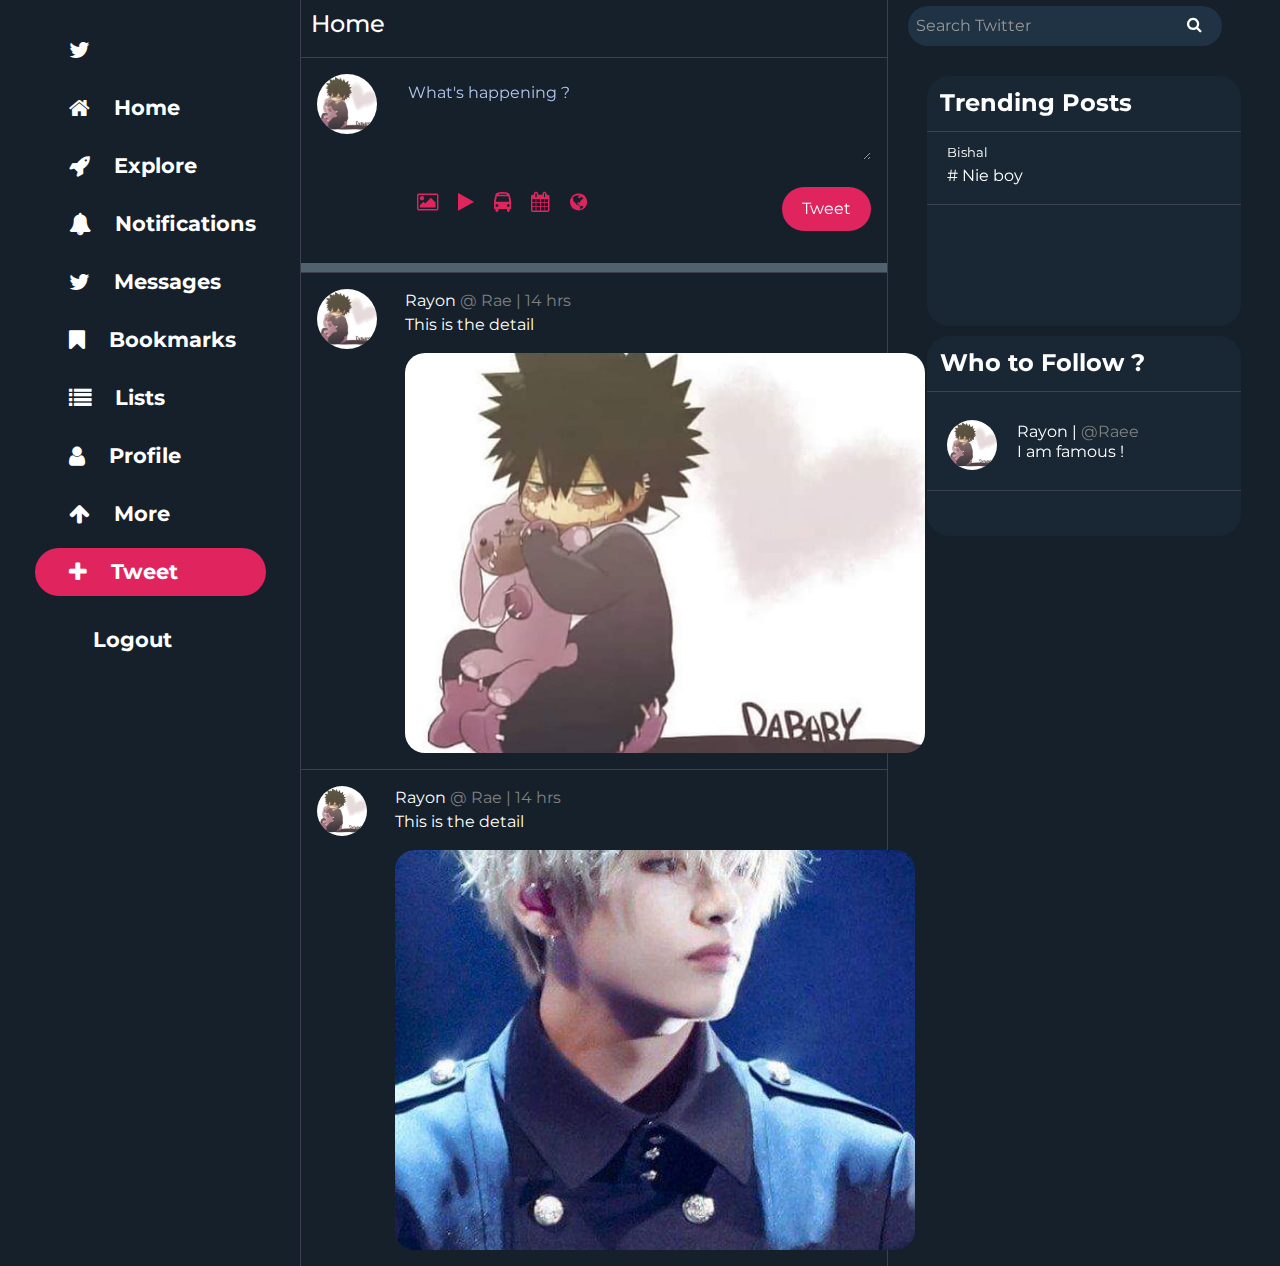
<file: index.html>
<!DOCTYPE html>
<html>
<head>
	<meta charset="utf-8">
	<meta name="viewport" content="width=device-width, initial-scale=1">

	<title>home </title>
	<link rel="stylesheet" href="https://maxcdn.bootstrapcdn.com/bootstrap/4.0.0/css/bootstrap.min.css" integrity="sha384-Gn5384xqQ1aoWXA+058RXPxPg6fy4IWvTNh0E263XmFcJlSAwiGgFAW/dAiS6JXm" crossorigin="anonymous">
	<link rel="stylesheet" href="https://cdnjs.cloudflare.com/ajax/libs/font-awesome/4.7.0/css/font-awesome.min.css">
	<link rel="stylesheet" type="text/css" href="index.css">
</head>
<body>
   
	<div class="nav" id="nav">
		<ul class="navbar-nav">
			<li><a href="#">
				<i class="fa fa-twitter"></i><span class="link-text close" onclick="closeNav()">X</span>
			</a></li>
			<li><a href="#"><i class="fa fa-home"></i><span class="link-text">Home</span></a></li>
			<li><a href="#"><i class="fa fa-rocket"></i><span>Explore</span class="link-text"></a></li>
			<li><a href="#"><i class="fa fa-bell"></i><span class="link-text">Notifications</span></a></li>
			<li><a href="#"><i class="fa fa-twitter"></i><span class="link-text">Messages</span></a></li>
			<li><a href="#"><i class="fa fa-bookmark"></i><span class="link-text">Bookmarks</span></a></li>
			<li><a href="#"><i class="fa fa-list"></i><span class="link-text">Lists</span></a></li>
			<li><a href="#"><i class="fa fa-user"></i><span class="link-text">Profile</span></a></li>
			<li><a href="#"><i class="fa fa-arrow-up"></i><span class="link-text">More</span></a></li>
			<li class="link-tweets"><a href="#"><i class="fa fa-plus"></i><span class="link-text">Tweet</span></a></li>
			<li><a href="#"><i class="fa fa-delete"></i><span class="link-text">Logout</span></a></li>
		</ul>		
	</div>



 <div class="second" id="second">

		 <div class="second-tweet">
		 	  <div class="tweet-header">
        		<h4>Home</h4>
				<button class="btns" onclick="openNav()">☰ </button>
     		 </div>

     	
     		 <div class="add-tweet">
     		 	<span class="add-tweet-image">
     		 		<a href="#"><img src="dabi.jpg" class="rounded-circle profile-image" width="60px" height="60px" ></a>
     		 	</span>
     		 	<div class="add-tweet-input">
     		 		<div>
                        <textarea type="text" rows="3" cols="50"  placeholder =" What's happening ?"></textarea>
     		 		</div>
     		 		<div>
     		 			<ul class="add-tweet-icon">
						  <div class="add-icon">
     		 				<li class="side-icon"><i class="fa fa-image"></i></li>
     		 				<li class="side-icon"><i class="fa fa-play"></i></li>
                              <li class="side-icon"><i class="fa fa-bus"></i></li>
                              <li class="side-icon"><i class="fa fa-calendar"></i></li>
     		 				<li class="side-icon"><i class="fa fa-globe"></i></li>
							</div>
							
							  <li class="link-tweet"><span>Tweet</span></li>
     		 			</ul>
						
     		 		</div>
     		 	</div>
     		 </div>
     		
     		 	<div class="actual-tweet">
	     		 	<span class="add-tweet-image">
	     		 		<a href="#"><img src="dabi.jpg" class="rounded-circle profile-image" width="60px" height="60px" ></a>
	     		 	</span>
	     		 		<div class="tweet-content">
	     		 			<a href="#">Rayon</a> <span class="side-name">@ Rae | 14 hrs </span>
	     		 			<p>This is the detail</p>
	     		 			<img src="dabi.jpg" class="image">
	     		 		</div>
	     		 		
     		 	</div>
     		
     		 	<div class="actual-tweet">
	     		 	<span class="add-tweet-image">
	     		 		<a href="#"><img src="dabi.jpg" class="rounded-circle profile-image" width="50px" height="50px" ></a>
	     		 	</span>
	     		 		<div class="tweet-content">
	     		 			<a href="#">Rayon</a> <span class="side-name">@ Rae | 14 hrs </span>
	     		 			<p>This is the detail</p>
	     		 			<img src="v.jpg" class="image" >
	     		 		</div>
	     		 		
     		 	</div>
     		</div>
		 	

		 

		

		 <div class="second-trend">
		 	<div class="search">
		 		<i class="fa fa-search searchicon"></i>
		 		<input type="text" id="search-bar" placeholder="Search Twitter">
		 	</div>
		 	<div class="trend">
   				<h4 class="h4-title">Trending Posts</h4>
            <div class="trend-div">
   			 	<div class="left-20"> 
    			<a href="#"><small class="trend-title">Bishal</small></a>
      			<a href="#">
       			<p class="trend-list"># Nie boy</p>
     		    </a>
				</div>
            </div>
   			</div>
		    <div class="follow">
    			<h4 class="h4-title">Who to Follow ?</h4>
     
    			<span class="trendlist">
	   				<span><a href='#'><img src="dabi.jpg" class="rounded-circle profile-image" width="50px" height="50px"></a></span>
		   				<span class="left-20">
		     				<a href='#'>
		       					<p class="user-list">Rayon | <span class="side-name">@Raee</span></p>
		      				</a>
		           			<span class="follow-line"> I am famous !</span>
		    			</span>
				</span>
      		</div>
		 </div>
	
		 <div class="bottom-menu">
			<ul>
				<li><i class="fa fa-home" style="color: var(--red);"></i></li>
				<li><i class="fa fa-search"></i></li>
				<li><i class="fa fa-user"></i></li>
				<li><i class="fa fa-bell"></i></li>
			</ul>
		</div>


</div> 

<script src="https://ajax.googleapis.com/ajax/libs/jquery/3.5.1/jquery.min.js"></script>

<script src="https://cdnjs.cloudflare.com/ajax/libs/popper.js/1.12.9/umd/popper.min.js" integrity="sha384-ApNbgh9B+Y1QKtv3Rn7W3mgPxhU9K/ScQsAP7hUibX39j7fakFPskvXusvfa0b4Q" crossorigin="anonymous"></script>
<script src="https://maxcdn.bootstrapcdn.com/bootstrap/4.0.0/js/bootstrap.min.js" integrity="sha384-JZR6Spejh4U02d8jOt6vLEHfe/JQGiRRSQQxSfFWpi1MquVdAyjUar5+76PVCmYl" crossorigin="anonymous"></script>

 
<script src="home.js"></script>
</body>
</html>
</file>
<file: index.css>
@import url("https://fonts.googleapis.com/css2?family=Flamenco&family=Montserrat&display=swap");

:root {
  --black: #15202b;
  --white: white;
  --text: white;
  --flamenco: "Flamenco", cursive;
  --monst: "Montserrat", sans-serif;
  --trend: rgb(25, 39, 52);
  --light-gray: lightgray;
  --border: rgb(62, 64, 82);
  --info: lightgray;
  --red: #e0245e;
  --text-color: var(--text);
  --background: var(--black);
}
.lightmode {
  --white: white;
  --text: black;
  --trend: #f5f8fa;
  --border: lightgray;
  --info: gray;
  --text-color: var(--text);
  --background: var(--white);
}
* {
  margin: 0;
  padding: 0;
  box-sizing: border-box;
}
#nav::-webkit-scrollbar {
  width: 5px;
}

/* Track */
#nav::-webkit-scrollbar-track {
  background: var(--border);
}

/* Handle */
#nav::-webkit-scrollbar-thumb {
  background: rgb(136, 136, 136);
}

/* Handle on hover */
#nav::-webkit-scrollbar-thumb:hover {
  background: #555;
}
a {
  text-decoration: none;
  color: var(--text-color);
}
a:hover {
  color: var(--text-color);
  text-decoration: none;
}
ul {
  list-style: none;
}
body {
  background-color: var(--background);
  color: var(--text-color);
  font-size: 1rem;
  font-family: var(--monst);
  overflow-x: hidden;
}
#nav::-webkit-scrollbar {
  width: 5px;
}

/* Track */
#nav::-webkit-scrollbar-track {
  background: var(--border);
}

/* Handle */
#nav::-webkit-scrollbar-thumb {
  background: rgb(136, 136, 136);
}

/* Handle on hover */
#nav::-webkit-scrollbar-thumb:hover {
  background: #555;
}

.mains {
  display: flex;
}

.nav {
  margin: 0;
  padding: 1rem;
  width: 300px;
  background-color: var(--background);
  float: left;
  height: 100%;
  position: -webkit-sticky; /* Safari */
  position: sticky;
  top: 0;
  display: flex;
  justify-content: center;
}
.navbar-nav {
  padding: 0;
  margin: 0;
  display: flex;
}
.navbar-nav li {
  font-weight: bolder;
  margin-top: 10px;
}
.navbar-nav li:nth-child(10) {
  background-color: var(--red);
  border-radius: 30px;
  margin-top: 10px;
}
.navbar-nav li:last-child {
  margin-top: 20px;
}
.navbar-nav li:hover {
  background-color: var(--red);
  color: var(--red) !important;
  border-radius: 30px;
}
.navbar-nav a {
  text-decoration: none;
  color: var(--text-color);
  font-size: 1.3rem;
  display: flex;
  align-items: center;
  transition: 400ms ease-in-out;
  padding: 10px;
  height: 3rem;
}
/* .navbar-nav a:hover{
  
} */
.nav i {
  text-decoration: none;
  color: var(--text-color);
  font-size: 1.4rem;
  margin: 0 1.5rem;
}
.bottom-menu {
  display: none;
}
.second {
  /* margin-left: 290px; */
  padding: 0;
  display: flex;
}
.second-tweet {
  width: 60%;
  border-left: 1px solid var(--border);
  border-right: 1px solid var(--border);
}
.tweet-header {
  position: sticky;
  display: flex;
  align-items: center;
  top: 0;
  justify-content: space-between;
  background-color: var(--background);
  padding: 10px;
  font-weight: 2800;
  z-index: 1;
  border-bottom: 1px solid var(--border);
  width: 100%;
}
.tweet-header button {
  display: none;
}
.btns {
  background-color: transparent;
  padding: 5px 10px;
  font-size: 22px;
  color: white;
  border: none;
  outline: 0 !important;
  cursor: pointer;
}
.add-tweet {
  position: relative;
  display: flex;
  width: 100%;
  margin: auto;
  padding: 1rem;
  border-bottom: 9px solid #50626e;
}
.add-tweet-input {
  position: relative;
  width: 100%;
  margin-left: 20px;
}
.add-icon {
  display: flex;
  cursor: pointer;
}
.add-tweet-icon {
  width: 100%;
  display: flex;
  margin-top: 20px;
  justify-content: space-between;
}
.side-icon {
  margin-left: 20px;
  color: var(--red);
  font-size: 20px;
}
.add-tweet-input textarea {
  padding: 7px;
  border: none;
  outline: 0;
  background-color: transparent;
  color: rgb(177, 196, 235);
  width: 100%;
}
.add-tweet-input textarea::placeholder {
  color: rgb(177, 196, 235);
}
.link-tweet {
  background-color: var(--red);
  border-radius: 30px;
  padding: 10px 20px;
}
.link-tweet:hover {
  background-color: var(--red);
}
.actual-tweet {
  display: flex;

  border-top: 1px solid var(--border);
  padding: 1rem;
}
.actual-tweet:hover {
  background-color: #1a2530;
}
.tweet-content {
  margin-left: 5%;
}
.image {
  border-radius: 20px;
  max-height: 400px;
  object-fit: cover;
  width: 520px;
}
.side-name {
  color: gray;
}
.second-trend {
  padding-top: 6px;
  position: sticky;
  top: 0;
  height: 100vh;
  width: 40%;
}
#search-bar {
  margin-left: 20px;
  background: var(--trend);
  border-radius: 25px;
  border: none;
  outline: 0;
  padding: 8px;
  width: 80%;
  filter: brightness(1.3);
  color: white;
}
#search-bar:focus {
  border: 1px solid var(--red);
}
.searchicon {
  position: absolute;
  right: 20%;
  z-index: 2;
  margin-top: 10px;
}
.trend {
  border-radius: 22px;
  background: var(--trend);
  width: 80%;
  margin: auto;
  height: 250px;
  color: var(--text-color);
  margin-top: 30px;
}
.follow {
  color: var(--text-color);
  border-radius: 22px;
  background: var(--trend);
  width: 80%;
  margin: auto;
  height: 200px;
  margin-top: 10px;
}
.bottom-menu {
  display: none;
}
.h4-title {
  font-weight: bolder;
  color: var(--text-color);
  border-bottom: 1px solid var(--border);
  padding: 13px;
  font-style: var(--monst);
}
.trend-div {
  border-bottom: 1px solid var(--border);
}
.trend-title {
  color: var(--text-color);
}
.trendlist {
  display: flex;
  padding: 20px;
  border-bottom: 1px solid var(--border);
}
.left-20 {
  margin-left: 20px;
}
.follow-line {
  position: absolute;
  margin-top: -20px;
}

.close {
  position: absolute;
  right: 40px;
  color: var(--red);
  display: none;
}
@media only screen and (max-width: 1150px) {
  .nav {
    width: 100px;
    z-index: 1;
    top: 0;
    overflow-x: hidden;
    transition: 0.5s;
    padding-top: 30px;
    z-index: 2;
  }
  .image {
    max-height: 300px;
    width: 400px;
  }

  .nav i {
    margin-left: 5px;
  }
  .nav span {
    display: none;
  }
  .second {
    margin-left: 0;
  }

  .second-trend {
    display: block;
    width: 40%;
  }
  .second-tweet {
    width: 60%;
  }
  .tweet-header {
    width: 100%;
  }

  .tweet-header button {
    display: block;
  }
  .tweet-header h4 {
    position: relative;
    margin-left: 50px;
  }
}

@media only screen and (max-width: 950px) {
  .second-tweet {
    width: 100%;
  }
  .second-trend {
    display: none;
  }
  .image {
    max-height: 290px;
    width: 450px;
  }
}

@media only screen and (max-width: 600px) {
  .nav {
    width: 0;
    z-index: 1;
    top: 0;
    position: fixed;
    margin-left: -100px;
    overflow-x: hidden;
    transition: 0.5s;
    padding-top: 30px;
    z-index: 2;
  }
  .image {
    max-height: 280px;
    width: 350px;
  }
  .nav span {
    display: block;
  }
  /* .add-tweet {
    margin-left: 0px;
    width: 100%;
  }
  .actual-tweet {
    margin-left: 0px;
    width: 100%;
  } */
  .second {
    margin-left: 0;
  }
  .sidebar {
    width: 380px;
  }
  .second-trend {
    display: none;
  }
  .close {
    display: block;
  }
  .tweet-header button {
    display: block;
  }
  .tweet-header h4 {
    position: relative;
    margin-left: 50px;
  }
  .navbar-nav li:hover {
    background-color: transparent;
    color: var(--red);
  }
  .link-tweet:hover {
    background-color: var(--red);
  }
  .bottom-menu {
    display: block;
    position: fixed;
    bottom: 0;
    height: 4rem;
    display: flex;
    align-items: center;
    width: 100%;
    background-color: var(--background);
    border-top: 1px solid var(--border);
    transition: 400ms ease;
  }
  .bottom-menu ul {
    display: flex;
    width: 100%;
    justify-content: space-around;
  }
  .bottom-menu i {
    color: gray;
    font-size: 21px;
    margin-top: 20px;
  }
  .bottom-menu i:hover {
    color: var(--red);
  }
}
@media only screen and (max-width: 450px) {
  .image {
    max-height: 230px;
    width: 300px;
  }
}
@media only screen and (max-width: 400px) {
  .image {
    max-height: 230px;
    width: 240px;
  }
}
@media only screen and (max-width: 250px) {
  .image {
    max-height: 200px;
    width: 140px;
  }
}
</file>
